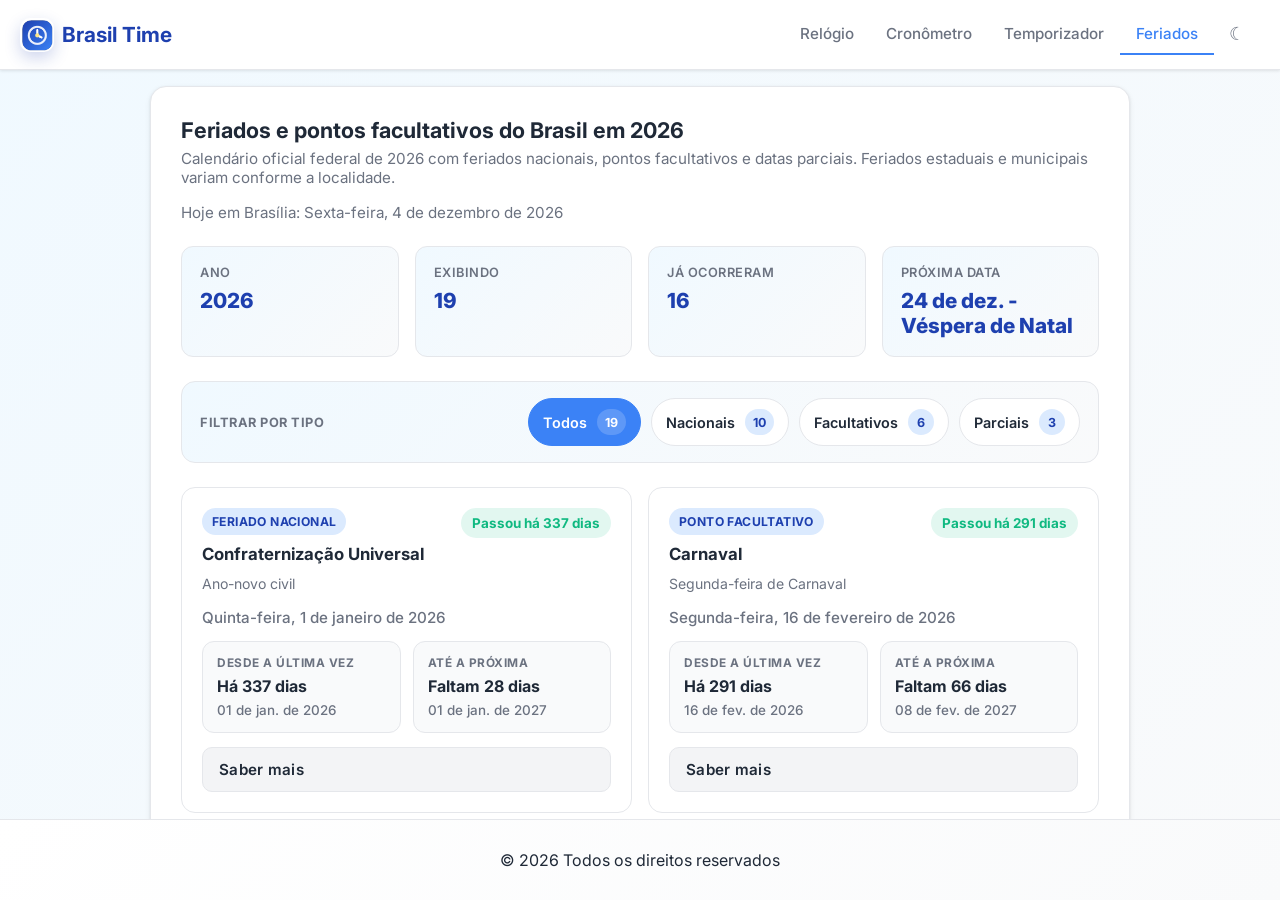
<file: paginas/holidays.html>
<!doctype html>
<html lang="pt-br">
  <head>
    <meta charset="UTF-8" />
    <meta name="viewport" content="width=device-width, initial-scale=1.0" />
    <title>Feriados e pontos facultativos do Brasil</title>
    <script>
      (() => {
        try {
          const savedTheme = localStorage.getItem("brasilTimeTheme");

          if (savedTheme === "dark" || savedTheme === "light") {
            document.documentElement.dataset.theme = savedTheme;
          }
        } catch (error) {}
      })();
    </script>
    <link rel="icon" type="image/x-icon" href="../estilos/favicon.ico?v=2" />
    <link
      rel="shortcut icon"
      type="image/x-icon"
      href="../estilos/favicon.ico?v=2"
    />
    <link
      rel="icon"
      type="image/png"
      sizes="64x64"
      href="../estilos/favicon.png?v=2"
    />
    <link rel="stylesheet" href="../estilos/style.css" />
    <link rel="preconnect" href="https://fonts.googleapis.com" />
    <link rel="preconnect" href="https://fonts.gstatic.com" crossorigin />
    <link
      href="https://fonts.googleapis.com/css2?family=Inter:wght@300;400;500;600;700;800&display=swap"
      rel="stylesheet"
    />
  </head>
  <body class="holidays-page">
    <nav class="navbar">
      <div class="nav-container">
        <a href="../index.html" class="nav-brand" aria-label="Brasil Time">
          <img
            src="../estilos/favicon.png"
            alt=""
            class="nav-logo"
            width="34"
            height="34"
          />
          <span>Brasil Time</span>
        </a>
        <ul class="nav-menu">
          <li class="nav-item">
            <a href="../index.html" class="nav-link">Rel&oacute;gio</a>
          </li>
          <li class="nav-item">
            <a href="stopwatch.html" class="nav-link">Cron&ocirc;metro</a>
          </li>
          <li class="nav-item">
            <a href="timer.html" class="nav-link">Temporizador</a>
          </li>
          <li class="nav-item">
            <a href="holidays.html" class="nav-link active">Feriados</a>
          </li>
          <li class="nav-item">
            <button
              type="button"
              class="nav-link theme-toggle"
              id="themeToggleBtn"
              aria-pressed="false"
              aria-label="Ativar tema escuro"
              title="Ativar tema escuro"
            ></button>
          </li>
        </ul>
      </div>
    </nav>

    <div class="container">
      <section class="holidays-section">
        <div class="holidays-header">
          <div>
            <h2 id="holidaysTitle">Feriados e pontos facultativos do Brasil</h2>
            <p id="holidaysDescription">
              Calend&aacute;rio nacional/federal com feriados oficiais e pontos
              facultativos. Datas estaduais e municipais variam conforme a
              localidade.
            </p>
          </div>
          <span class="holidays-updated" id="holidaysUpdated"></span>
        </div>

        <div class="holidays-summary">
          <div class="holidays-summary-item">
            <span class="info-label">Ano</span>
            <strong class="holidays-summary-value" id="holidayYear">2026</strong>
          </div>
          <div class="holidays-summary-item">
            <span class="info-label">Exibindo</span>
            <strong class="holidays-summary-value" id="holidayVisibleCount">0</strong>
          </div>
          <div class="holidays-summary-item">
            <span class="info-label">J&aacute; ocorreram</span>
            <strong class="holidays-summary-value" id="pastHolidayCount">0</strong>
          </div>
          <div class="holidays-summary-item">
            <span class="info-label">Pr&oacute;xima data</span>
            <strong class="holidays-summary-value" id="nextHolidayLabel">
              Carregando...
            </strong>
          </div>
        </div>

        <div class="holiday-filter-bar" aria-label="Filtrar feriados">
          <span class="holiday-filter-label">Filtrar por tipo</span>
          <div class="holiday-filter-list" id="holidayFilters"></div>
        </div>

        <div class="holiday-list" id="holidayList"></div>
      </section>
    </div>

    <script src="../scripts/theme.js"></script>
    <script src="../scripts/holidays.js"></script>

    <footer class="footer">
      <div class="footer-content">
        <p>&copy; 2026 Todos os direitos reservados</p>
      </div>
    </footer>
  </body>
</html>
</file>
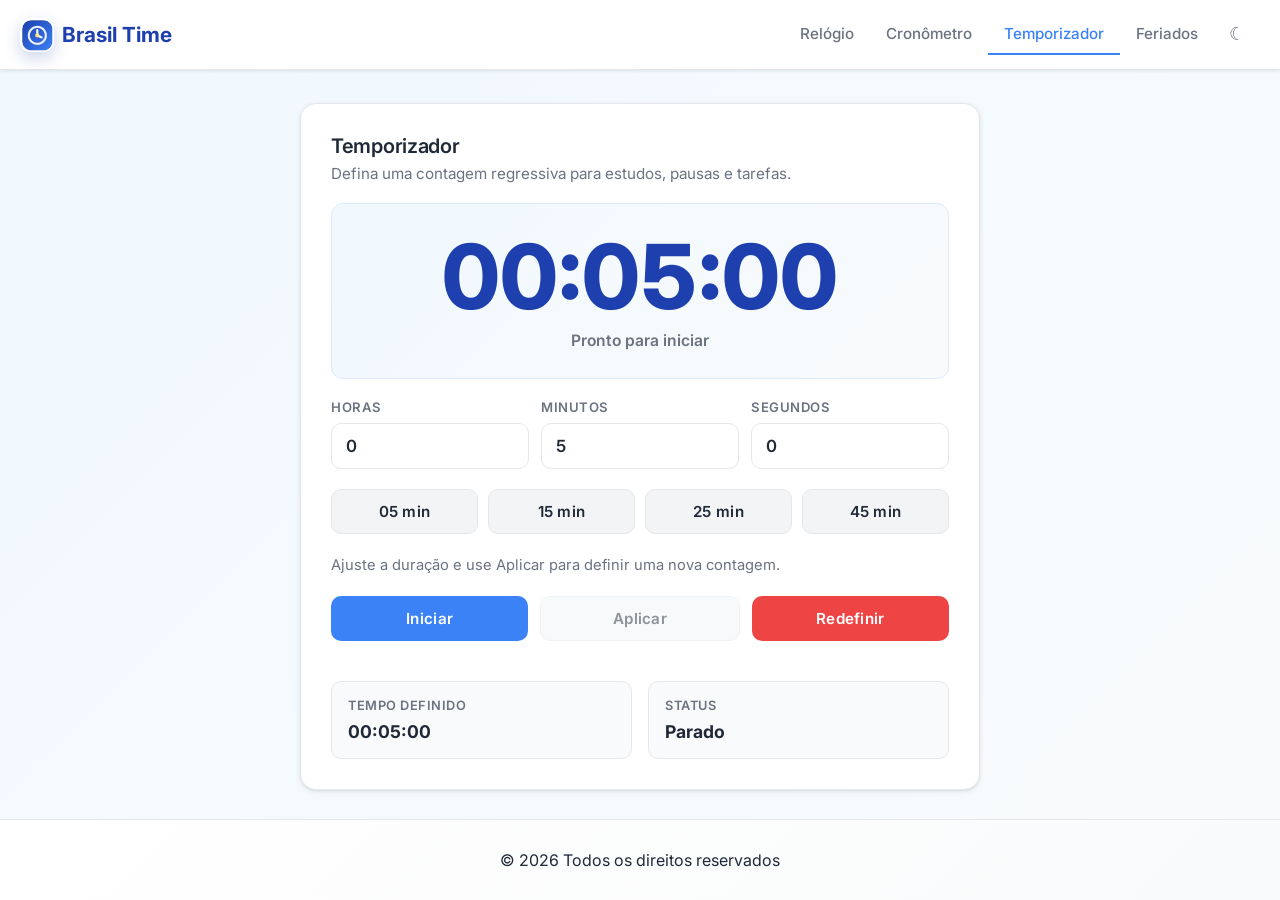
<file: paginas/timer.html>
<!doctype html>
<html lang="pt-br">
  <head>
    <meta charset="UTF-8" />
    <meta name="viewport" content="width=device-width, initial-scale=1.0" />
    <title>Temporizador</title>
    <script>
      (() => {
        try {
          const savedTheme = localStorage.getItem("brasilTimeTheme");

          if (savedTheme === "dark" || savedTheme === "light") {
            document.documentElement.dataset.theme = savedTheme;
          }
        } catch (error) {}
      })();
    </script>
    <link rel="icon" type="image/x-icon" href="../estilos/favicon.ico?v=2" />
    <link rel="shortcut icon" type="image/x-icon" href="../estilos/favicon.ico?v=2" />
    <link rel="icon" type="image/png" sizes="64x64" href="../estilos/favicon.png?v=2" />
    <link rel="stylesheet" href="../estilos/style.css" />
    <link rel="preconnect" href="https://fonts.googleapis.com" />
    <link rel="preconnect" href="https://fonts.gstatic.com" crossorigin />
    <link
      href="https://fonts.googleapis.com/css2?family=Inter:wght@300;400;500;600;700;800&display=swap"
      rel="stylesheet"
    />
  </head>
  <body class="timer-page">
    <!-- Navigation Bar -->
    <nav class="navbar">
      <div class="nav-container">
        <a href="../index.html" class="nav-brand" aria-label="Brasil Time">
          <img
            src="../estilos/favicon.png"
            alt=""
            class="nav-logo"
            width="34"
            height="34"
          />
          <span>Brasil Time</span>
        </a>
        <ul class="nav-menu">
          <li class="nav-item">
            <a href="../index.html" class="nav-link">Relógio</a>
          </li>
          <li class="nav-item">
            <a href="stopwatch.html" class="nav-link">Cronômetro</a>
          </li>
          <li class="nav-item">
            <a href="timer.html" class="nav-link active">Temporizador</a>
          </li>
          <li class="nav-item">
            <a href="holidays.html" class="nav-link">Feriados</a>
          </li>
          <li class="nav-item">
            <button
              type="button"
              class="nav-link theme-toggle"
              id="themeToggleBtn"
              aria-pressed="false"
              aria-label="Ativar tema escuro"
              title="Ativar tema escuro"
            ></button>
          </li>
        </ul>
      </div>
    </nav>

    <!-- Main Content -->
    <div class="container">
      <div class="timer-section">
        <div class="timer-header">
          <h2>Temporizador</h2>
          <p>Defina uma contagem regressiva para estudos, pausas e tarefas.</p>
        </div>

        <div class="timer-display">
          <span class="timer-time" id="timerDisplay">00:05:00</span>
          <span class="timer-status" id="timerStatus">Pronto para iniciar</span>
        </div>

        <div class="timer-config">
          <label class="timer-field">
            <span>Horas</span>
            <input type="number" id="hoursInput" min="0" max="99" value="0" />
          </label>
          <label class="timer-field">
            <span>Minutos</span>
            <input type="number" id="minutesInput" min="0" max="59" value="5" />
          </label>
          <label class="timer-field">
            <span>Segundos</span>
            <input type="number" id="secondsInput" min="0" max="59" value="0" />
          </label>
        </div>

        <div class="timer-presets" aria-label="Tempos sugeridos">
          <button type="button" class="btn btn-secondary preset-btn" data-minutes="5">
            05 min
          </button>
          <button type="button" class="btn btn-secondary preset-btn" data-minutes="15">
            15 min
          </button>
          <button type="button" class="btn btn-secondary preset-btn" data-minutes="25">
            25 min
          </button>
          <button type="button" class="btn btn-secondary preset-btn" data-minutes="45">
            45 min
          </button>
        </div>

        <p class="timer-note" id="timerNote">
          Ajuste a duração e use Aplicar para definir uma nova contagem.
        </p>

        <div class="controls timer-controls">
          <button class="btn btn-primary" id="startPauseBtn">Iniciar</button>
          <button class="btn btn-secondary" id="applyBtn">Aplicar</button>
          <button class="btn btn-danger" id="resetBtn">Redefinir</button>
        </div>

        <div class="timer-summary">
          <div class="timer-summary-item">
            <span class="info-label">Tempo definido</span>
            <strong class="timer-summary-value" id="configuredTime">00:05:00</strong>
          </div>
          <div class="timer-summary-item">
            <span class="info-label">Status</span>
            <strong class="timer-summary-value" id="statusLabel">Parado</strong>
          </div>
        </div>
      </div>
    </div>

    <script src="../scripts/theme.js"></script>
    <script src="../scripts/timer.js"></script>

    <!-- Footer -->
    <footer class="footer">
      <div class="footer-content">
        <p>&copy; 2026 Todos os direitos reservados</p>
      </div>
    </footer>
  </body>
</html>
</file>
<file: estilos/style.css>
* {
  margin: 0;
  padding: 0;
  box-sizing: border-box;
}

/* ===== ANIMAÇÕES ===== */
@keyframes fadeIn {
  from {
    opacity: 0;
  }
  to {
    opacity: 1;
  }
}

@keyframes slideInDown {
  from {
    transform: translateY(-10px);
    opacity: 0;
  }
  to {
    transform: translateY(0);
    opacity: 1;
  }
}

@keyframes slideInUp {
  from {
    transform: translateY(10px);
    opacity: 0;
  }
  to {
    transform: translateY(0);
    opacity: 1;
  }
}

@keyframes pulse {
  0%,
  100% {
    opacity: 1;
  }
  50% {
    opacity: 0.7;
  }
}

:root {
  --primary: #3b82f6;
  --primary-dark: #1e40af;
  --primary-light: #dbeafe;
  --text-dark: #1f2937;
  --text-light: #6b7280;
  --bg-light: #f9fafb;
  --bg-white: #ffffff;
  --border: #e5e7eb;
  --success: #10b981;
  --danger: #ef4444;
  --page-bg-start: #f0f9ff;
  --page-bg-end: #f9fafb;
  --surface-accent-start: #f0f9ff;
  --surface-accent-end: #f9fafb;
  --button-secondary-bg: #f3f4f6;
  --field-bg: #ffffff;
  --input-focus-ring: rgba(59, 130, 246, 0.14);
  --shadow-soft: 0 1px 3px rgba(0, 0, 0, 0.08);
  --shadow-strong: 0 2px 6px rgba(0, 0, 0, 0.06);
  --shadow-hover-soft: 0 2px 8px rgba(0, 0, 0, 0.1);
  --shadow-hover-strong: 0 4px 12px rgba(0, 0, 0, 0.08);
}

html[data-theme="dark"] {
  --primary: #60a5fa;
  --primary-dark: #bfdbfe;
  --primary-light: rgba(96, 165, 250, 0.18);
  --text-dark: #e5eefc;
  --text-light: #94a3b8;
  --bg-light: #0f172a;
  --bg-white: #111827;
  --border: #233046;
  --success: #34d399;
  --danger: #f87171;
  --page-bg-start: #020617;
  --page-bg-end: #0f172a;
  --surface-accent-start: #162033;
  --surface-accent-end: #0f172a;
  --button-secondary-bg: #162033;
  --field-bg: #0b1220;
  --input-focus-ring: rgba(96, 165, 250, 0.22);
  --shadow-soft: 0 1px 3px rgba(2, 6, 23, 0.55);
  --shadow-strong: 0 8px 24px rgba(2, 6, 23, 0.35);
  --shadow-hover-soft: 0 10px 28px rgba(2, 6, 23, 0.45);
  --shadow-hover-strong: 0 16px 40px rgba(2, 6, 23, 0.35);
}

html,
body {
  width: 100%;
  height: 100%;
}

body {
  font-family:
    "Inter",
    -apple-system,
    BlinkMacSystemFont,
    "Segoe UI",
    sans-serif;
  background: linear-gradient(
    135deg,
    var(--page-bg-start) 0%,
    var(--page-bg-end) 100%
  );
  color: var(--text-dark);
  overflow-x: hidden;
  overflow-y: auto;
  padding-top: 70px;
  min-height: 100svh;
  display: flex;
  flex-direction: column;
}

/* ===== NAVBAR ===== */
.navbar {
  position: fixed;
  top: 0;
  left: 0;
  right: 0;
  height: 70px;
  background: var(--bg-white);
  box-shadow: 0 1px 3px rgba(0, 0, 0, 0.1);
  z-index: 1000;
  border-bottom: 1px solid var(--border);
  animation: slideInDown 0.4s ease-out;
}

.nav-container {
  margin: 0 auto;
  padding: 0 20px;
  height: 100%;
  display: flex;
  align-items: center;
  justify-content: space-around;
  gap: 16px;
}

a.nav-brand {
  font-size: 1.3rem;
  font-weight: 700;
  color: var(--primary-dark);
  text-decoration: none;
  display: flex;
  align-items: center;
  gap: 8px;
  min-width: 0;
  transition: color 0.2s ease;
}

.nav-brand span {
  white-space: nowrap;
}

.nav-logo {
  width: 34px;
  height: 34px;
  border-radius: 10px;
  flex-shrink: 0;
  box-shadow: 0 6px 16px rgba(30, 64, 175, 0.22);
}

.nav-brand:hover {
  color: var(--primary);
}

.nav-menu {
  display: flex;
  list-style: none;
  gap: 0;
  margin: 0;
  padding: 0;
  flex: 1;
  min-width: 0;
  justify-content: flex-end;
  overflow-x: auto;
  scrollbar-width: none;
}

.nav-menu::-webkit-scrollbar {
  display: none;
}

.nav-item {
  margin: 0;
  padding: 0;
}

.nav-link {
  display: block;
  padding: 10px 16px;
  text-decoration: none;
  color: var(--text-light);
  font-weight: 500;
  font-size: 0.95rem;
  transition: all 0.2s ease;
  border-bottom: 2px solid transparent;
  position: relative;
  white-space: nowrap;
}

button.nav-link {
  background: none;
  border: none;
  cursor: pointer;
  font-family: "Inter", sans-serif;
}

button.nav-link:focus-visible {
  outline: 2px solid var(--primary);
  outline-offset: -2px;
}

.theme-toggle[aria-pressed="true"] {
  color: var(--primary);
  border-bottom-color: var(--primary);
}

.theme-toggle {
  width: 46px;
  min-width: 46px;
  display: inline-flex;
  align-items: center;
  justify-content: center;
  padding-inline: 0;
}

.theme-toggle::before {
  content: "\263E";
  font-size: 1.15rem;
  line-height: 1;
}

.theme-toggle[aria-pressed="true"]::before {
  content: "\2600";
}

.nav-link:hover {
  color: var(--primary);
}

.nav-link.active {
  color: var(--primary);
  border-bottom-color: var(--primary);
}

.container {
  width: 100%;
  max-width: 600px;
  margin: 0 auto;
  padding: 20px;
  display: flex;
  flex-direction: column;
  gap: 30px;
  flex: 1;
  min-height: 0;
  animation: fadeIn 0.5s ease-out;
}

.clock-page .container {
  max-width: 980px;
  justify-content: center;
  gap: 22px;
  padding-block: 18px 12px;
}

.stopwatch-page .container {
  max-width: 720px;
  justify-content: center;
  align-items: center;
  padding-block: 16px 12px;
}

.timer-page .container {
  max-width: 720px;
  justify-content: center;
  align-items: center;
  padding-block: 16px 12px;
}

.holidays-page .container {
  max-width: 1040px;
  justify-content: flex-start;
  align-items: center;
  padding-block: 16px 12px;
  overflow-y: auto;
  padding-bottom: 24px;
}

/* ===== FOOTER ===== */
.footer {
  width: 100%;
  background: linear-gradient(135deg, var(--bg-white) 0%, var(--bg-light) 100%);
  border-top: 1px solid var(--border);
  padding: 30px 20px;
  flex-shrink: 0;
  animation: slideInUp 0.4s ease-out;
  margin-top: auto;
}

.footer-content {
  width: 100%;
  max-width: 960px;
  margin: 0 auto;
  display: flex;
  flex-direction: column;
  gap: 20px;
  text-align: center;
}

.footer-info {
  display: flex;
  justify-content: center;
  gap: 24px;
  flex-wrap: wrap;
  font-size: 0.85rem;
  color: var(--text-light);
}

.footer-info-item {
  display: flex;
  align-items: center;
  gap: 6px;
  font-weight: 500;
}

.footer-info-item strong {
  color: var(--text-dark);
  font-weight: 600;
}

.footer-divider {
  width: 100%;
  height: 1px;
  background: linear-gradient(90deg, transparent, var(--border), transparent);
}

.footer-github-links {
  display: flex;
  justify-content: center;
  align-items: center;
  gap: 8px;
  flex-wrap: wrap;
  font-size: 0.9rem;
}

.github-link {
  color: var(--text-light);
  text-decoration: none;
  font-weight: 600;
  transition: all 0.2s ease;
  border-radius: 4px;
}

.github-link:hover {
  color: var(--primary-dark);
  background-color: rgba(93, 155, 255, 0.1);
  text-decoration: underline;
}

.github-separator {
  color: var(--border);
  font-weight: 300;
}

.footer-copyright {
  font-size: 0.8rem;
  color: var(--text-light);
  font-weight: 500;
  letter-spacing: 0.3px;
}

.footer-copyright strong {
  color: var(--text-dark);
  font-weight: 600;
}

.footer-bottom {
  display: flex;
  justify-content: center;
  align-items: center;
  gap: 12px;
  flex-wrap: wrap;
  font-size: 0.75rem;
  color: var(--text-light);
}

.footer-bottom a {
  color: var(--primary);
  text-decoration: none;
  font-weight: 500;
  transition: color 0.2s ease;
}

.footer-bottom a:hover {
  color: var(--primary-dark);
  text-decoration: underline;
}

.footer p {
  margin: 0;
}

/* ===== HEADER ===== */
.header {
  text-align: center;
  margin-bottom: 10px;
}

.header h1 {
  font-size: 3rem;
  font-weight: 700;
  color: var(--text-dark);
  margin-bottom: 6px;
  letter-spacing: -0.5px;
}

.header p {
  font-size: 0.95rem;
  color: var(--text-light);
  font-weight: 400;
}

/* ===== CLOCK SECTION ===== */
.clock-section {
  display: flex;
  justify-content: center;
  margin-bottom: 2px;
}

.digital-clock {
  background: var(--bg-white);
  border-radius: 16px;
  padding: 52px 76px;
  box-shadow: var(--shadow-soft), var(--shadow-strong);
  border: 1px solid var(--border);
  display: flex;
  flex-direction: column;
  align-items: center;
  gap: 16px;
  min-width: 360px;
  transition: all 0.3s ease;
}

.clock-page .digital-clock {
  width: min(100%, 900px);
  min-width: 0;
  padding: 54px 72px;
  border-radius: 22px;
  gap: 18px;
}

.digital-clock:hover {
  box-shadow: var(--shadow-hover-soft), var(--shadow-hover-strong);
}

.time {
  font-family: "Inter", "Segoe UI", sans-serif;
  font-size: 5.8rem;
  font-weight: 800;
  color: var(--primary-dark);
  letter-spacing: 0;
  line-height: 1;
  font-variant-numeric: tabular-nums;
}

.clock-page .time {
  font-size: clamp(4rem, 10vw, 8.4rem);
}

.clock-page .date {
  font-size: 1.15rem;
}

.date {
  font-size: 0.95rem;
  color: var(--text-light);
  font-weight: 500;
  letter-spacing: 0.5px;
}

/* ===== STOPWATCH SECTION ===== */
.stopwatch-section {
  background: var(--bg-white);
  border-radius: 16px;
  padding: 30px;
  box-shadow: var(--shadow-soft), var(--shadow-strong);
  border: 1px solid var(--border);
}

.stopwatch-section h2 {
  font-size: 1.25rem;
  font-weight: 600;
  color: var(--text-dark);
  margin-bottom: 20px;
  letter-spacing: -0.3px;
}

.stopwatch-display {
  background: linear-gradient(
    135deg,
    var(--surface-accent-start) 0%,
    var(--surface-accent-end) 100%
  );
  border-radius: 12px;
  padding: 30px;
  text-align: center;
  margin-bottom: 24px;
  border: 1px solid var(--primary-light);
}

.stopwatch-time {
  font-family: "Inter", "Segoe UI", sans-serif;
  font-size: 2.5rem;
  font-weight: 800;
  color: var(--primary-dark);
  letter-spacing: 0;
  display: block;
  font-variant-numeric: tabular-nums;
}

.stopwatch-page .stopwatch-section {
  display: flex;
  flex-direction: column;
  width: min(100%, 680px);
  min-height: auto;
  max-height: calc(100svh - 170px);
}

.timer-section {
  width: min(100%, 680px);
  background: var(--bg-white);
  border-radius: 16px;
  padding: 30px;
  box-shadow: var(--shadow-soft), var(--shadow-strong);
  border: 1px solid var(--border);
  display: flex;
  flex-direction: column;
  gap: 20px;
}

.timer-header h2 {
  font-size: 1.25rem;
  font-weight: 600;
  color: var(--text-dark);
  margin-bottom: 6px;
  letter-spacing: -0.3px;
}

.timer-header p {
  font-size: 0.95rem;
  color: var(--text-light);
}

.timer-display {
  background: linear-gradient(
    135deg,
    var(--surface-accent-start) 0%,
    var(--surface-accent-end) 100%
  );
  border-radius: 12px;
  padding: 28px 24px;
  text-align: center;
  border: 1px solid var(--primary-light);
  display: flex;
  flex-direction: column;
  gap: 10px;
}

.timer-time {
  font-family: "Inter", "Segoe UI", sans-serif;
  font-size: clamp(3.2rem, 8vw, 5.6rem);
  font-weight: 800;
  color: var(--primary-dark);
  line-height: 1;
  letter-spacing: 0;
  font-variant-numeric: tabular-nums;
}

.timer-status {
  font-size: 0.98rem;
  font-weight: 600;
  color: var(--text-light);
}

.timer-status.is-running,
.timer-summary-value.is-running {
  color: var(--success);
}

.timer-status.is-paused,
.timer-summary-value.is-paused {
  color: var(--primary-dark);
}

.timer-status.is-finished,
.timer-summary-value.is-finished {
  color: var(--danger);
}

.timer-config {
  display: grid;
  grid-template-columns: repeat(3, minmax(0, 1fr));
  gap: 12px;
}

.timer-field {
  display: flex;
  flex-direction: column;
  gap: 8px;
}

.timer-field span {
  font-size: 0.82rem;
  color: var(--text-light);
  font-weight: 600;
  text-transform: uppercase;
  letter-spacing: 0.5px;
}

.timer-field input {
  width: 100%;
  padding: 12px 14px;
  border: 1px solid var(--border);
  border-radius: 10px;
  background: var(--field-bg);
  color: var(--text-dark);
  font-size: 1.05rem;
  font-weight: 600;
  font-family: "Inter", sans-serif;
  outline: none;
  transition:
    border-color 0.2s ease,
    box-shadow 0.2s ease;
}

.timer-field input:focus {
  border-color: var(--primary);
  box-shadow: 0 0 0 3px var(--input-focus-ring);
}

.timer-presets {
  display: flex;
  flex-wrap: wrap;
  gap: 10px;
}

.preset-btn {
  flex: 0 0 auto;
  min-width: 86px;
}

.timer-note {
  font-size: 0.92rem;
  color: var(--text-light);
  line-height: 1.5;
}

.timer-controls {
  margin-bottom: 0;
}

.timer-summary {
  display: grid;
  grid-template-columns: 1fr 1fr;
  gap: 16px;
}

.timer-summary-item {
  background: var(--bg-light);
  border: 1px solid var(--border);
  border-radius: 10px;
  padding: 16px;
  display: flex;
  flex-direction: column;
  gap: 8px;
}

.timer-summary-value {
  font-size: 1.1rem;
  font-weight: 700;
  color: var(--text-dark);
}

.holidays-section {
  width: min(100%, 980px);
  background: var(--bg-white);
  border-radius: 16px;
  padding: 30px;
  box-shadow: var(--shadow-soft), var(--shadow-strong);
  border: 1px solid var(--border);
  display: flex;
  flex-direction: column;
  gap: 24px;
}

.holidays-header {
  display: flex;
  flex-wrap: wrap;
  align-items: flex-end;
  justify-content: space-between;
  gap: 16px;
}

.holidays-header h2 {
  font-size: 1.35rem;
  font-weight: 700;
  color: var(--text-dark);
  margin-bottom: 6px;
}

.holidays-header p,
.holidays-updated {
  font-size: 0.95rem;
  color: var(--text-light);
}

.holidays-summary {
  display: grid;
  grid-template-columns: repeat(auto-fit, minmax(180px, 1fr));
  gap: 16px;
}

.holidays-summary-item {
  background: linear-gradient(
    135deg,
    var(--surface-accent-start) 0%,
    var(--surface-accent-end) 100%
  );
  border: 1px solid var(--border);
  border-radius: 12px;
  padding: 18px;
  display: flex;
  flex-direction: column;
  gap: 8px;
}

.holidays-summary-value {
  font-size: 1.3rem;
  font-weight: 800;
  color: var(--primary-dark);
}

.holiday-filter-bar {
  display: flex;
  flex-wrap: wrap;
  align-items: center;
  justify-content: space-between;
  gap: 14px;
  padding: 16px 18px;
  border-radius: 14px;
  border: 1px solid var(--border);
  background: linear-gradient(
    135deg,
    var(--surface-accent-start) 0%,
    var(--surface-accent-end) 100%
  );
}

.holiday-filter-label {
  font-size: 0.8rem;
  color: var(--text-light);
  font-weight: 700;
  text-transform: uppercase;
  letter-spacing: 0.5px;
}

.holiday-filter-list {
  display: flex;
  flex-wrap: wrap;
  gap: 10px;
}

.holiday-filter-btn {
  display: inline-flex;
  align-items: center;
  gap: 10px;
  padding: 10px 14px;
  border-radius: 999px;
  border: 1px solid var(--border);
  background: var(--bg-white);
  color: var(--text-dark);
  font-family: "Inter", sans-serif;
  font-size: 0.9rem;
  font-weight: 600;
  cursor: pointer;
  transition:
    transform 0.2s ease,
    background 0.2s ease,
    border-color 0.2s ease,
    color 0.2s ease,
    box-shadow 0.2s ease;
}

.holiday-filter-btn:hover {
  transform: translateY(-1px);
  border-color: var(--primary);
  box-shadow: var(--shadow-soft);
}

.holiday-filter-btn.is-active {
  background: var(--primary);
  border-color: var(--primary);
  color: #ffffff;
}

.holiday-filter-count {
  display: inline-flex;
  align-items: center;
  justify-content: center;
  min-width: 26px;
  height: 26px;
  padding: 0 8px;
  border-radius: 999px;
  background: rgba(255, 255, 255, 0.18);
  color: inherit;
  font-size: 0.78rem;
  font-weight: 700;
}

.holiday-filter-btn:not(.is-active) .holiday-filter-count {
  background: var(--primary-light);
  color: var(--primary-dark);
}

.holiday-list {
  display: grid;
  grid-template-columns: repeat(2, minmax(0, 1fr));
  gap: 16px;
}

.holiday-card {
  background: var(--bg-white);
  border: 1px solid var(--border);
  border-radius: 14px;
  padding: 20px;
  display: flex;
  flex-direction: column;
  gap: 14px;
}

.holiday-top {
  display: flex;
  align-items: flex-start;
  justify-content: space-between;
  gap: 12px;
}

.holiday-heading {
  display: flex;
  flex-direction: column;
  gap: 8px;
}

.holiday-name {
  font-size: 1.05rem;
  font-weight: 700;
  color: var(--text-dark);
  line-height: 1.35;
}

.holiday-type {
  display: inline-flex;
  align-items: center;
  width: fit-content;
  border-radius: 999px;
  padding: 6px 10px;
  background: var(--primary-light);
  color: var(--primary-dark);
  font-size: 0.76rem;
  font-weight: 700;
  text-transform: uppercase;
  letter-spacing: 0.4px;
}

.holiday-note {
  font-size: 0.88rem;
  color: var(--text-light);
  line-height: 1.45;
}

.holiday-date {
  font-size: 0.95rem;
  color: var(--text-light);
  font-weight: 500;
}

.holiday-status {
  display: inline-flex;
  align-items: center;
  width: fit-content;
  border-radius: 999px;
  padding: 7px 11px;
  font-size: 0.84rem;
  font-weight: 700;
}

.holiday-status.is-past {
  background: rgba(16, 185, 129, 0.12);
  color: var(--success);
}

.holiday-status.is-future {
  background: var(--primary-light);
  color: var(--primary-dark);
}

.holiday-status.is-today {
  background: rgba(239, 68, 68, 0.12);
  color: var(--danger);
}

.holiday-metrics {
  display: grid;
  grid-template-columns: repeat(2, minmax(0, 1fr));
  gap: 12px;
}

.holiday-metric {
  background: var(--bg-light);
  border: 1px solid var(--border);
  border-radius: 12px;
  padding: 14px;
  display: flex;
  flex-direction: column;
  gap: 6px;
}

.holiday-metric-label {
  font-size: 0.74rem;
  color: var(--text-light);
  font-weight: 700;
  text-transform: uppercase;
  letter-spacing: 0.5px;
}

.holiday-metric-value {
  font-size: 1rem;
  font-weight: 700;
  color: var(--text-dark);
}

.holiday-metric-date {
  font-size: 0.84rem;
  color: var(--text-light);
  font-weight: 500;
}

.holiday-actions {
  display: flex;
  flex-wrap: wrap;
  gap: 10px;
}

.holiday-link {
  width: fit-content;
  min-width: 0;
  text-decoration: none;
}

.holiday-empty {
  grid-column: 1 / -1;
  padding: 24px;
  border-radius: 14px;
  border: 1px dashed var(--border);
  background: var(--bg-light);
  text-align: center;
  color: var(--text-light);
  font-weight: 600;
}

/* ===== CONTROLS ===== */
.controls {
  display: flex;
  gap: 12px;
  margin-bottom: 20px;
  flex-wrap: wrap;
}

.btn {
  flex: 1;
  min-width: 100px;
  padding: 12px 16px;
  border: none;
  border-radius: 10px;
  font-size: 0.95rem;
  font-weight: 600;
  cursor: pointer;
  transition: all 0.2s ease;
  letter-spacing: 0.3px;
  font-family: "Inter", sans-serif;
}

.btn:hover:not(:disabled) {
  transform: translateY(-2px);
  box-shadow: 0 4px 12px rgba(0, 0, 0, 0.15);
}

.btn:active:not(:disabled) {
  transform: translateY(0);
}

.btn:disabled {
  opacity: 0.5;
  cursor: not-allowed;
}

.btn-primary {
  background: var(--primary);
  color: white;
}

.btn-primary:hover:not(:disabled) {
  background: var(--primary-dark);
}

.btn-primary.paused {
  background: var(--primary-dark);
}

.btn-secondary {
  background: var(--button-secondary-bg);
  color: var(--text-dark);
  border: 1px solid var(--border);
}

.btn-secondary:hover:not(:disabled) {
  background: var(--bg-light);
}

.btn-danger {
  background: var(--danger);
  color: white;
}

.btn-danger:hover:not(:disabled) {
  background: #dc2626;
}

/* ===== LAPS SECTION ===== */
.laps-section {
  margin-top: 20px;
  min-height: auto;
  overflow: hidden;
}

.laps-list {
  display: flex;
  flex-direction: column;
  gap: 0;
  max-height: min(34svh, 340px);
  overflow-y: auto;
  padding-right: 4px;
}

.laps-header {
  display: grid;
  grid-template-columns: 1fr 1fr;
  gap: 16px;
  padding: 12px 16px;
  background: var(--bg-light);
  border-radius: 8px;
  font-weight: 600;
  font-size: 0.85rem;
  color: var(--text-light);
  text-transform: uppercase;
  letter-spacing: 0.5px;
  margin-bottom: 8px;
}

.lap-item {
  display: grid;
  grid-template-columns: 1fr 1fr;
  gap: 16px;
  padding: 12px 16px;
  border-bottom: 1px solid var(--border);
  font-family: "Space Mono", monospace;
  font-size: 0.95rem;
  color: var(--text-dark);
  transition: background 0.2s ease;
}

.lap-item:hover {
  background: var(--bg-light);
}

.lap-item:last-child {
  border-bottom: none;
  border-radius: 0 0 8px 8px;
}

.lap-item:first-of-type {
  border-radius: 8px 8px 0 0;
}

.lap-item span:first-child {
  font-weight: 600;
  color: var(--primary);
}

.lap-item span:last-child {
  text-align: right;
  color: var(--text-dark);
  font-weight: 500;
}

/* ===== INFO FOOTER ===== */
.info-footer {
  display: grid;
  grid-template-columns: 1fr 1fr;
  gap: 16px;
}

.info-item {
  background: var(--bg-white);
  border-radius: 10px;
  padding: 16px;
  border: 1px solid var(--border);
  text-align: center;
  display: flex;
  flex-direction: column;
  gap: 8px;
}

.info-label {
  font-size: 0.8rem;
  color: var(--text-light);
  font-weight: 600;
  text-transform: uppercase;
  letter-spacing: 0.5px;
}

.info-value {
  font-size: 1.15rem;
  font-weight: 600;
  color: var(--text-dark);
}

.info-value.sync {
  color: var(--success);
  display: flex;
  align-items: center;
  justify-content: center;
  gap: 6px;
  font-size: 0.95rem;
}

.info-value.sync::before {
  content: "";
  width: 8px;
  height: 8px;
  background: var(--success);
  border-radius: 50%;
  animation: pulse 2s ease-in-out infinite;
  display: inline-block;
}

@keyframes pulse {
  0%,
  100% {
    opacity: 1;
  }
  50% {
    opacity: 0.5;
  }
}

/* ===== RESPONSIVIDADE ===== */
@media (max-width: 768px) {
  .nav-brand {
    font-size: 1.1rem;
  }

  .nav-logo {
    width: 30px;
    height: 30px;
  }

  .nav-link {
    padding: 8px 12px;
    font-size: 0.9rem;
  }

  .container {
    padding: 16px;
    gap: 20px;
  }

  .footer p {
    font-size: 0.8rem;
  }

  .header h1 {
    font-size: 2.25rem;
  }

  .digital-clock {
    padding: 42px 52px;
    min-width: auto;
  }

  .time {
    font-size: 4.6rem;
  }

  .clock-page .digital-clock {
    padding: 42px 44px;
  }

  .clock-page .time {
    font-size: clamp(3.8rem, 12vw, 6.5rem);
  }

  .stopwatch-display {
    padding: 20px;
  }

  .stopwatch-time {
    font-size: 2rem;
  }

  .timer-time {
    font-size: clamp(2.8rem, 9vw, 4.7rem);
  }

  .timer-config {
    grid-template-columns: 1fr;
  }

  .timer-summary {
    grid-template-columns: 1fr;
  }

  .holidays-summary,
  .holiday-list {
    grid-template-columns: 1fr;
  }

  .holiday-filter-bar {
    align-items: flex-start;
  }

  .holiday-filter-list {
    width: 100%;
  }

  .holiday-filter-btn {
    flex: 1 1 140px;
    justify-content: space-between;
  }

  .holiday-metrics {
    grid-template-columns: 1fr;
  }

  .btn {
    min-width: auto;
    padding: 10px 14px;
    font-size: 0.9rem;
  }

  .laps-header,
  .lap-item {
    grid-template-columns: 0.6fr 1fr;
    padding: 10px 12px;
    gap: 12px;
  }

  .info-footer {
    grid-template-columns: 1fr;
  }
}

@media (max-width: 480px) {
  .navbar {
    height: 60px;
  }

  body {
    padding-top: 60px;
  }

  .container {
    padding: 12px;
    gap: 16px;
  }

  .nav-container {
    padding: 0 12px;
  }

  .nav-brand {
    font-size: 1rem;
  }

  .nav-brand span {
    display: none;
  }

  .nav-logo {
    width: 28px;
    height: 28px;
    border-radius: 8px;
  }

  .nav-link {
    padding: 6px 8px;
    font-size: 0.8rem;
  }

  .header h1 {
    font-size: 1.7rem;
  }

  .header p {
    font-size: 0.85rem;
  }

  .digital-clock {
    padding: 30px 22px;
  }

  .time {
    font-size: 3.35rem;
  }

  .clock-page .digital-clock {
    width: 100%;
    padding: 28px 20px;
  }

  .clock-page .time {
    font-size: clamp(3.1rem, 15vw, 4.7rem);
  }

  .clock-page .date {
    font-size: 0.92rem;
    text-align: center;
  }

  .date {
    font-size: 0.85rem;
  }

  .stopwatch-section {
    padding: 20px;
  }

  .stopwatch-section h2 {
    font-size: 1.1rem;
    margin-bottom: 16px;
  }

  .stopwatch-display {
    padding: 16px;
    margin-bottom: 16px;
  }

  .stopwatch-time {
    font-size: 1.8rem;
  }

  .stopwatch-page .stopwatch-section {
    max-height: calc(100svh - 150px);
  }

  .timer-section {
    padding: 20px;
    gap: 16px;
  }

  .timer-display {
    padding: 20px 16px;
  }

  .timer-time {
    font-size: clamp(2.5rem, 12vw, 3.7rem);
  }

  .timer-status {
    font-size: 0.88rem;
  }

  .timer-note {
    font-size: 0.85rem;
  }

  .holidays-section {
    padding: 20px;
    gap: 18px;
  }

  .holidays-header h2 {
    font-size: 1.2rem;
  }

  .holidays-updated,
  .holidays-header p {
    font-size: 0.88rem;
  }

  .holidays-summary-value {
    font-size: 1.15rem;
  }

  .holiday-filter-bar {
    padding: 14px;
  }

  .holiday-filter-btn {
    width: 100%;
  }

  .holiday-card {
    padding: 16px;
  }

  .holiday-top {
    flex-direction: column;
  }

  .holiday-name {
    font-size: 0.98rem;
  }

  .holiday-date {
    font-size: 0.88rem;
  }

  .controls {
    gap: 10px;
  }

  .btn {
    padding: 10px 12px;
    font-size: 0.85rem;
  }

  .laps-header,
  .lap-item {
    grid-template-columns: 1fr 1fr;
    padding: 8px 10px;
    gap: 8px;
    font-size: 0.85rem;
  }

  .laps-header {
    font-size: 0.75rem;
  }

  .info-label {
    font-size: 0.7rem;
  }

  .info-value {
    font-size: 1rem;
  }

  .footer {
    padding: 16px;
    gap: 14px;
  }

  .footer-content {
    gap: 14px;
  }

  .footer-github-links {
    gap: 12px;
    font-size: 0.85rem;
  }

  .github-link {
    padding: 5px 10px;
    font-size: 0.85rem;
  }

  .footer p {
    font-size: 0.75rem;
  }
}
</file>
